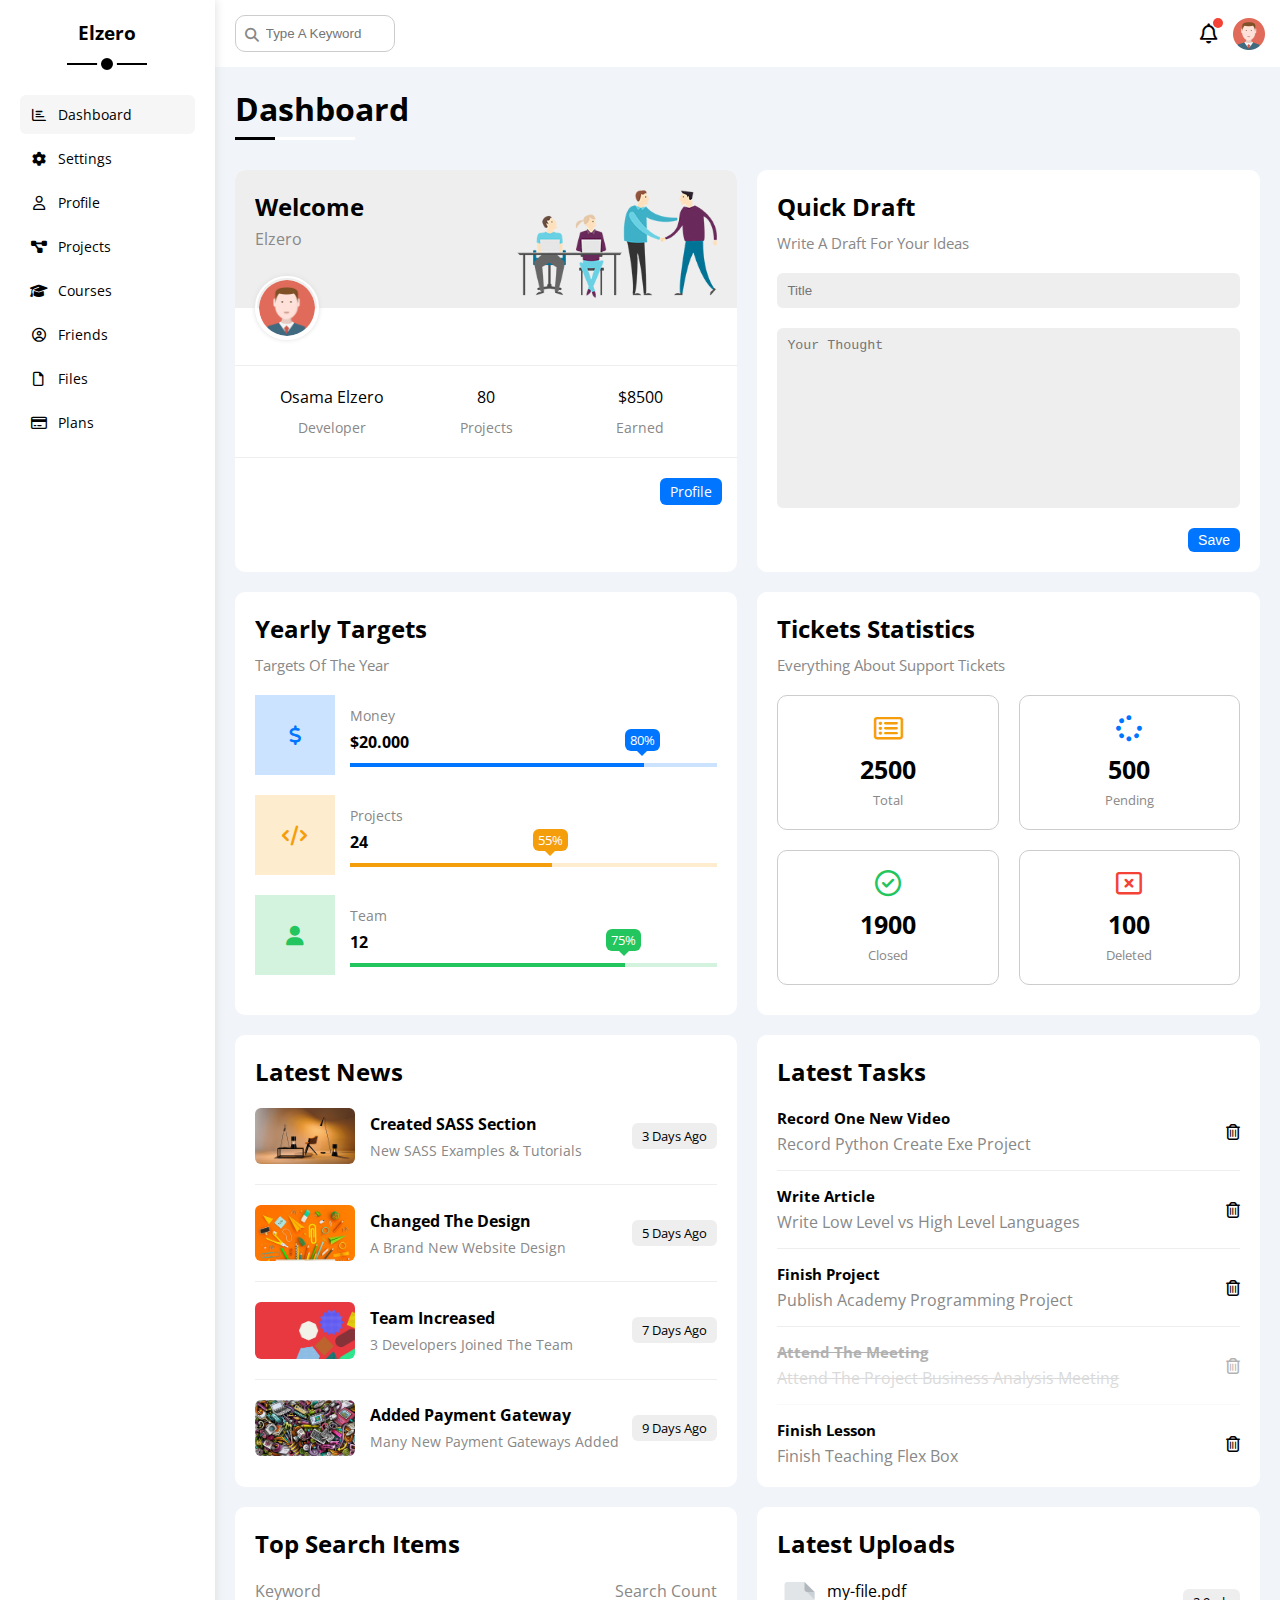
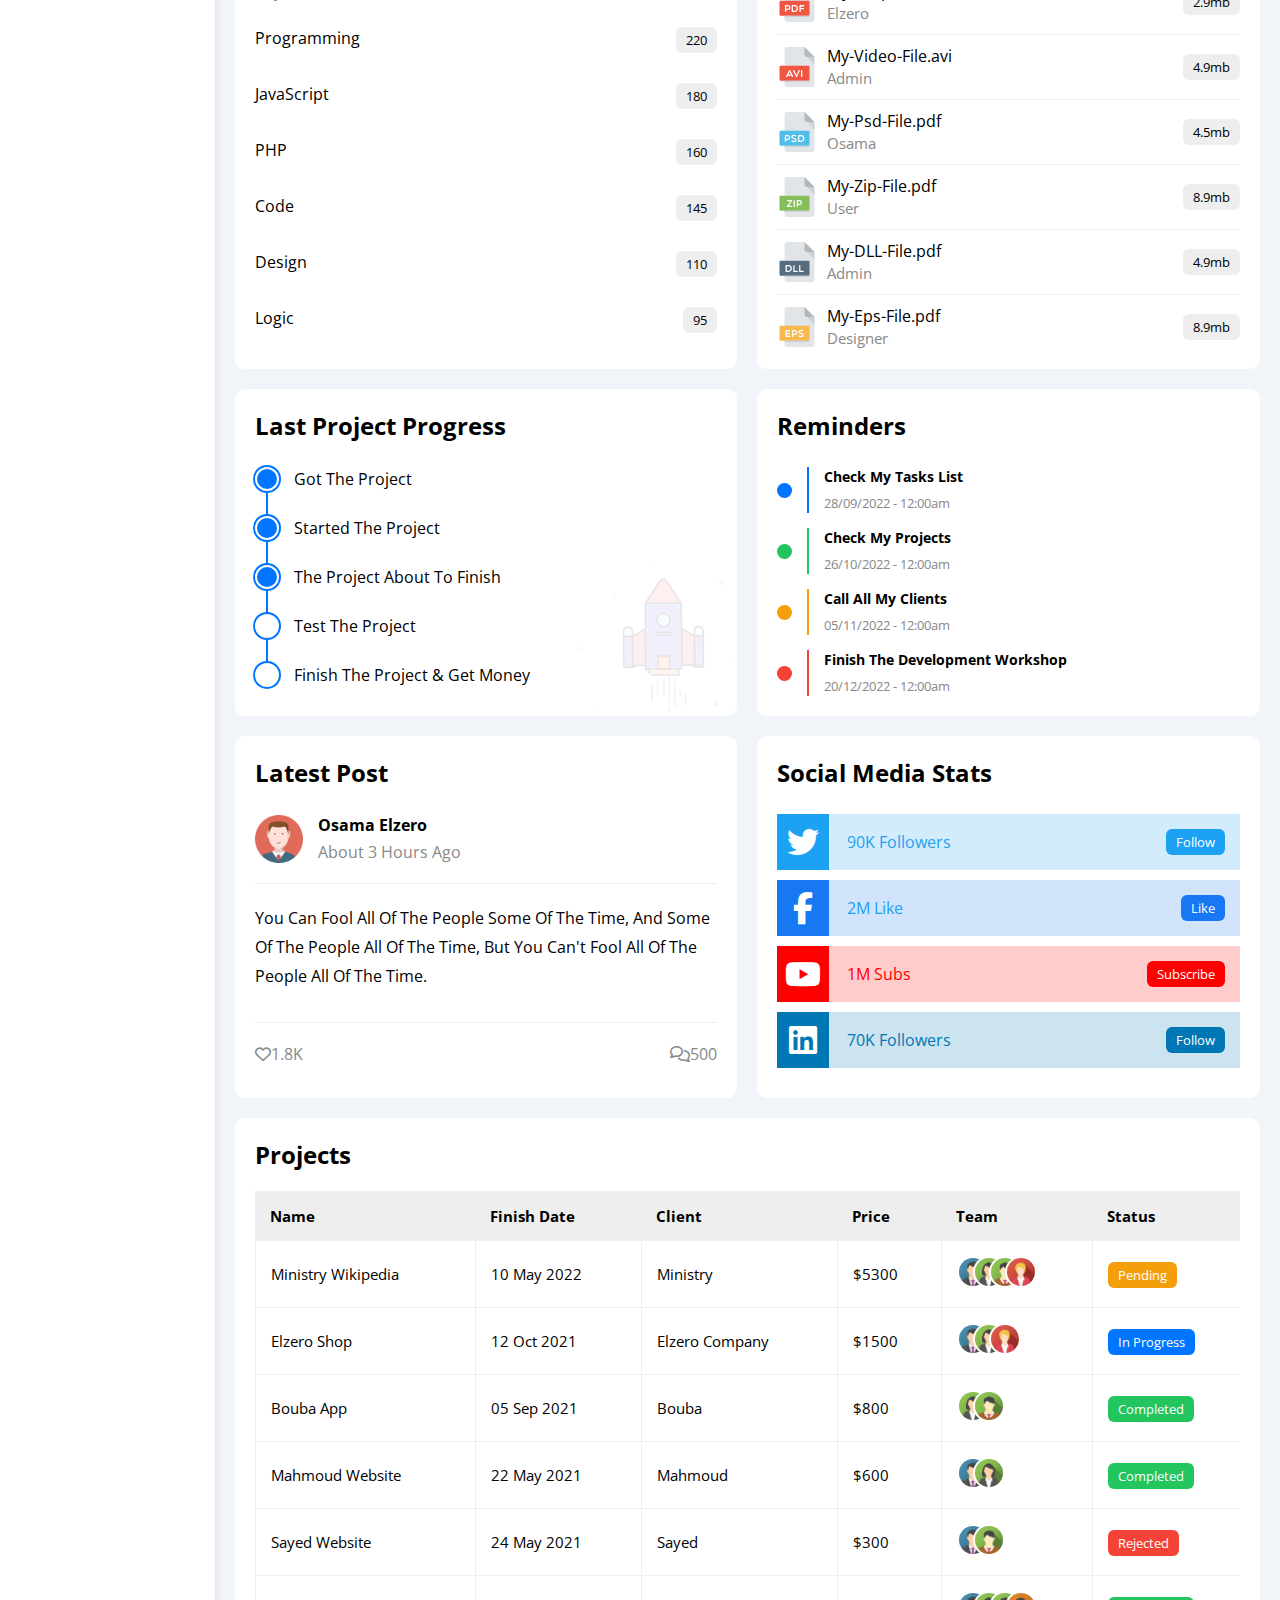
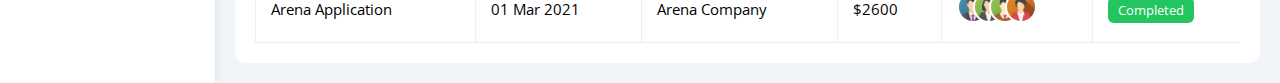
<file: index.html>
<!DOCTYPE html><html lang="en"><head><meta charset="UTF-8"><meta http-equiv="X-UA-Compatible" content="IE=edge"><meta name="viewport" content="width=device-width,initial-scale=1"><title>Dashboard</title><link rel="stylesheet" href="css/all.min.css"><link rel="stylesheet" href="css/framewofk.css"><link rel="stylesheet" href="css/main.css"><link rel="preconnect" href="https://fonts.googleapis.com"><link rel="preconnect" href="https://fonts.gstatic.com" crossorigin><link href="https://fonts.googleapis.com/css2?family=Open+Sans:wght@300;500&#038;display=swap" rel="stylesheet"></head><body><div class="page d-flex"><div class="sidebar bg-white p-20 p-relative"><h3 class="p-relative txt-c mt-0">Elzero</h3><ul><li><a class="active d-flex align-center fs-14 c-black rad-6 p-10" href="index.html"><i class="fa-regular fa-chart-bar fa-fw"></i><span>Dashboard</span></a></li><li><a class="d-flex align-center fs-14 c-black rad-6 p-10" href="settings.html"><i class="fa-solid fa-gear fa-fw"></i><span>Settings</span></a></li><li><a class="d-flex align-center fs-14 c-black rad-6 p-10" href="profile.html"><i class="fa-regular fa-user fa-fw"></i><span>Profile</span></a></li><li><a class="d-flex align-center fs-14 c-black rad-6 p-10" href="projects.html"><i class="fa-solid fa-diagram-project fa-fw"></i><span>Projects</span></a></li><li><a class="d-flex align-center fs-14 c-black rad-6 p-10" href="courses.html"><i class="fa-solid fa-graduation-cap fa-fw"></i><span>Courses</span></a></li><li><a class="d-flex align-center fs-14 c-black rad-6 p-10" href="friends.html"><i class="fa-regular fa-circle-user fa-fw"></i><span>Friends</span></a></li><li><a class="d-flex align-center fs-14 c-black rad-6 p-10" href="files.html"><i class="fa-regular fa-file fa-fw"></i><span>Files</span></a></li><li><a class="d-flex align-center fs-14 c-black rad-6 p-10" href="plans.html"><i class="fa-regular fa-credit-card fa-fw"></i><span>Plans</span></a></li></ul></div><div class="content w-full"><div class="head bg-white p-15 between-flex"><div class="search p-relative"><input class="p-10" type="search" placeholder="Type A Keyword"></div><div class="icons d-flex align-center"><span class="notification p-relative"><i class="fa-regular fa-bell fa-lg"></i></span><img decoding="async" src="imgs/avatar.png" alt=""></div></div><h1 class="p-relative">Dashboard</h1><div class="wrapper d-grid gap-20"><div class="welcome bg-white rad-10 txt-c-mobile block-mobile"><div class="intro p-20 d-flex space-between bg-eee"><div><h2 class="m-0">Welcome</h2><p class="c-grey mt-5">Elzero</p></div><img decoding="async" class="hide-mobile" src="imgs/welcome.png" alt=""></div><img decoding="async" src="imgs/avatar.png" alt="" class="avatar"><div class="body txt-c d-flex p-20 mt-20 mb-20 block-mobile"><div>Osama Elzero<span class="d-block c-grey fs-14 mt-10">Developer</span></div><div>80<span class="d-block c-grey fs-14 mt-10">Projects</span></div><div>$8500<span class="d-block c-grey fs-14 mt-10">Earned</span></div></div><a href="profile.html" class="visit d-block fs-14 bg-blue c-white w-fit btn-shape">Profile</a></div><div class="quick-draft p-20 bg-white rad-10"><h2 class="mt-0 mb-10">Quick Draft</h2><p class="mt-0 mb-20 c-grey fs-15">Write A Draft For Your Ideas</p><form><input class="d-block mb-20 w-full p-10 b-none bg-eee rad-6" type="text" placeholder="Title"><textarea class="d-block mb-20 w-full p-10 b-none bg-eee rad-6" placeholder="Your Thought"></textarea><input class="save d-block fs-14 bg-blue c-white b-none w-fit btn-shape" type="submit" value="Save"></form></div><div class="targets p-20 bg-white rad-10"><h2 class="mt-0 mb-10">Yearly Targets</h2><p class="mt-0 mb-20 c-grey fs-15">Targets Of The Year</p><div class="target-row mb-20 blue center-flex"><div class="icon center-flex"><i class="fa-solid fa-dollar-sign fa-lg c-blue"></i></div><div class="details"><span class="fs-14 c-grey">Money</span><span class="d-block mt-5 mb-10 fw-bold">$20.000</span><div class="progress p-relative"><span class="bg-blue blue" style="width:80%"><span class="bg-blue">80%</span></span></div></div></div><div class="target-row mb-20 center-flex orange"><div class="icon center-flex"><i class="fa-solid fa-code fa-lg c-orange"></i></div><div class="details"><span class="fs-14 c-grey">Projects</span><span class="d-block mt-5 mb-10 fw-bold">24</span><div class="progress p-relative"><span class="bg-orange orange" style="width:55%"><span class="bg-orange">55%</span></span></div></div></div><div class="target-row mb-20 center-flex green"><div class="icon center-flex"><i class="fa-solid fa-user fa-lg c-green"></i></div><div class="details"><span class="fs-14 c-grey">Team</span><span class="d-block mt-5 mb-10 fw-bold">12</span><div class="progress p-relative"><span class="bg-green green" style="width:75%"><span class="bg-green">75%</span></span></div></div></div></div><div class="tickets p-20 bg-white rad-10"><h2 class="mt-0 mb-10">Tickets Statistics</h2><p class="mt-0 mb-20 c-grey fs-15">Everything About Support Tickets</p><div class="d-flex txt-c gap-20 f-wrap"><div class="box p-20 rad-10 fs-13 c-grey"><i class="fa-regular fa-rectangle-list fa-2x mb-10 c-orange"></i><span class="d-block c-black fw-bold fs-25 mb-5">2500</span>Total</div><div class="box p-20 rad-10 fs-13 c-grey"><i class="fa-solid fa-spinner fa-2x mb-10 c-blue"></i><span class="d-block c-black fw-bold fs-25 mb-5">500</span>Pending</div><div class="box p-20 rad-10 fs-13 c-grey"><i class="fa-regular fa-circle-check fa-2x mb-10 c-green"></i><span class="d-block c-black fw-bold fs-25 mb-5">1900</span>Closed</div><div class="box p-20 rad-10 fs-13 c-grey"><i class="fa-regular fa-rectangle-xmark fa-2x mb-10 c-red"></i><span class="d-block c-black fw-bold fs-25 mb-5">100</span>Deleted</div></div></div><div class="latest-news p-20 bg-white rad-10 txt-c-mobile"><h2 class="mt-0 mb-20">Latest News</h2><div class="news-row d-flex align-center"><img decoding="async" src="imgs/news-01.png" alt=""><div class="info"><h3>Created SASS Section</h3><p class="m-0 fs-14 c-grey">New SASS Examples & Tutorials</p></div><div class="btn-shape bg-eee fs-13 label">3 Days Ago</div></div><div class="news-row d-flex align-center"><img decoding="async" src="imgs/news-02.png" alt=""><div class="info"><h3>Changed The Design</h3><p class="m-0 fs-14 c-grey">A Brand New Website Design</p></div><div class="btn-shape bg-eee fs-13 label">5 Days Ago</div></div><div class="news-row d-flex align-center"><img decoding="async" src="imgs/news-03.png" alt=""><div class="info"><h3>Team Increased</h3><p class="m-0 fs-14 c-grey">3 Developers Joined The Team</p></div><div class="btn-shape bg-eee fs-13 label">7 Days Ago</div></div><div class="news-row d-flex align-center"><img decoding="async" src="imgs/news-04.png" alt=""><div class="info"><h3>Added Payment Gateway</h3><p class="m-0 fs-14 c-grey">Many New Payment Gateways Added</p></div><div class="btn-shape bg-eee fs-13 label">9 Days Ago</div></div></div><div class="tasks p-20 bg-white rad-10"><h2 class="mt-0 mb-20">Latest Tasks</h2><div class="task-row between-flex"><div class="info"><h3 class="mt-0 mb-5 fs-15">Record One New Video</h3><p class="m-0 c-grey">Record Python Create Exe Project</p></div><i class="fa-regular fa-trash-can delete"></i></div><div class="task-row between-flex"><div class="info"><h3 class="mt-0 mb-5 fs-15">Write Article</h3><p class="m-0 c-grey">Write Low Level vs High Level Languages</p></div><i class="fa-regular fa-trash-can delete"></i></div><div class="task-row between-flex"><div class="info"><h3 class="mt-0 mb-5 fs-15">Finish Project</h3><p class="m-0 c-grey">Publish Academy Programming Project</p></div><i class="fa-regular fa-trash-can delete"></i></div><div class="task-row between-flex done"><div class="info"><h3 class="mt-0 mb-5 fs-15">Attend The Meeting</h3><p class="m-0 c-grey">Attend The Project Business Analysis Meeting</p></div><i class="fa-regular fa-trash-can delete"></i></div><div class="task-row between-flex"><div class="info"><h3 class="mt-0 mb-5 fs-15">Finish Lesson</h3><p class="m-0 c-grey">Finish Teaching Flex Box</p></div><i class="fa-regular fa-trash-can delete"></i></div></div><div class="search-items p-20 bg-white rad-10"><h2 class="mt-0 mb-20">Top Search Items</h2><div class="items-head d-flex space-between c-grey mb-10"><div>Keyword</div><div>Search Count</div></div><div class="items d-flex space-between pt-15 pb-15"><span>Programming</span><span class="bg-eee fs-13 btn-shape">220</span></div><div class="items d-flex space-between pt-15 pb-15"><span>JavaScript</span><span class="bg-eee btn-shape fs-13">180</span></div><div class="items d-flex space-between pt-15 pb-15"><span>PHP</span><span class="bg-eee btn-shape fs-13">160</span></div><div class="items d-flex space-between pt-15 pb-15"><span>Code</span><span class="bg-eee btn-shape fs-13">145</span></div><div class="items d-flex space-between pt-15 pb-15"><span>Design</span><span class="bg-eee btn-shape fs-13">110</span></div><div class="items d-flex space-between pt-15 pb-15"><span>Logic</span><span class="bg-eee btn-shape fs-13">95</span></div></div><div class="latest-uploads p-20 bg-white rad-10"><h2 class="mt-0 mb-20">Latest Uploads</h2><ul class="m-0"><li class="between-flex pb-10 mb-10"><div class="d-flex align-center"><img decoding="async" class="mr-10" src="imgs/pdf.svg" alt=""><div><span class="d-block">my-file.pdf</span><span class="fs-15 c-grey">Elzero</span></div></div><div class="bg-eee btn-shape fs-13">2.9mb</div></li><li class="between-flex pb-10 mb-10"><div class="d-flex align-center"><img decoding="async" class="mr-10" src="imgs/avi.svg" alt=""><div><span class="d-block">My-Video-File.avi</span><span class="fs-15 c-grey">Admin</span></div></div><div class="bg-eee btn-shape fs-13">4.9mb</div></li><li class="between-flex pb-10 mb-10"><div class="d-flex align-center"><img decoding="async" class="mr-10" src="imgs/psd.svg" alt=""><div><span class="d-block">My-Psd-File.pdf</span><span class="fs-15 c-grey">Osama</span></div></div><div class="bg-eee btn-shape fs-13">4.5mb</div></li><li class="between-flex pb-10 mb-10"><div class="d-flex align-center"><img decoding="async" class="mr-10" src="imgs/zip.svg" alt=""><div><span class="d-block">My-Zip-File.pdf</span><span class="fs-15 c-grey">User</span></div></div><div class="bg-eee btn-shape fs-13">8.9mb</div></li><li class="between-flex pb-10 mb-10"><div class="d-flex align-center"><img decoding="async" class="mr-10" src="imgs/dll.svg" alt=""><div><span class="d-block">My-DLL-File.pdf</span><span class="fs-15 c-grey">Admin</span></div></div><div class="bg-eee btn-shape fs-13">4.9mb</div></li><li class="between-flex"><div class="d-flex align-center"><img decoding="async" class="mr-10" src="imgs/eps.svg" alt=""><div><span class="d-block">My-Eps-File.pdf</span><span class="fs-15 c-grey">Designer</span></div></div><div class="bg-eee btn-shape fs-13">8.9mb</div></li></ul></div><div class="last-project p-20 bg-white rad-10 p-relative"><h2 class="mt-0 mb-20">Last Project Progress</h2><ul class="m-0 p-relative"><li class="mt-25 d-flex align-center done">Got The Project</li><li class="mt-25 d-flex align-center done">Started The Project</li><li class="mt-25 d-flex align-center done">The Project About To Finish</li><li class="mt-25 d-flex align-center current">Test The Project</li><li class="mt-25 d-flex align-center">Finish The Project & Get Money</li></ul><img decoding="async" class="launch-icon hide-mobile" src="imgs/project.png" alt=""></div><div class="reminders p-20 bg-white rad-10 p-relative"><h2 class="mt-0 mb-25">Reminders</h2><ul class="m-0"><li class="d-flex align-center mt-15"><span class="key bg-blue mr-15 d-block rad-half"></span><div class="pl-15 blue"><p class="fs-14 fw-bold mt-0 mb-5">Check My Tasks List</p><span class="fs-13 c-grey">28/09/2022 - 12:00am</span></div></li><li class="d-flex align-center mt-15"><span class="key bg-green mr-15 d-block rad-half"></span><div class="pl-15 green"><p class="fs-14 fw-bold mt-0 mb-5">Check My Projects</p><span class="fs-13 c-grey">26/10/2022 - 12:00am</span></div></li><li class="d-flex align-center mt-15"><span class="key bg-orange mr-15 d-block rad-half"></span><div class="pl-15 orange"><p class="fs-14 fw-bold mt-0 mb-5">Call All My Clients</p><span class="fs-13 c-grey">05/11/2022 - 12:00am</span></div></li><li class="d-flex align-center mt-15"><span class="key bg-red mr-15 d-block rad-half"></span><div class="pl-15 red"><p class="fs-14 fw-bold mt-0 mb-5">Finish The Development Workshop</p><span class="fs-13 c-grey">20/12/2022 - 12:00am</span></div></li></ul></div><div class="latest-post p-20 bg-white rad-10 p-relative"><h2 class="mt-0 mb-25">Latest Post</h2><div class="top d-flex align-center"><img decoding="async" class="avatar mr-15" src="imgs/avatar.png" alt=""><div class="info"><span class="d-block mb-5 fw-bold">Osama Elzero</span><span class="c-grey">About 3 Hours Ago</span></div></div><div class="post-content txt-c-mobile pt-20 pb-20 mt-20 mb-20">You can fool all of the people some of the time, and some of the people all of the time, but you can't fool all of the people all of the time.</div><div class="post-stats between-flex c-grey"><div><i class="fa-regular fa-heart"></i><span>1.8K</span></div><div><i class="fa-regular fa-comments"></i><span>500</span></div></div></div><div class="social-media p-20 bg-white rad-10 p-relative"><h2 class="mt-0 mb-25">Social Media Stats</h2><div class="box twitter p-15 p-relative mb-10 between-flex"><i class="fa-brands fa-twitter fa-2x c-white h-full center-flex"></i><span>90K Followers</span><a class="fs-13 c-white btn-shape" href="#">Follow</a></div><div class="box facebook p-15 p-relative mb-10 between-flex"><i class="fa-brands fa-facebook-f fa-2x c-white h-full center-flex"></i><span>2M Like</span><a class="fs-13 c-white btn-shape" href="#">Like</a></div><div class="box youtube p-15 p-relative mb-10 between-flex"><i class="fa-brands fa-youtube fa-2x c-white h-full center-flex"></i><span>1M Subs</span><a class="fs-13 c-white btn-shape" href="#">Subscribe</a></div><div class="box linkedin p-15 p-relative mb-10 between-flex"><i class="fa-brands fa-linkedin fa-2x c-white h-full center-flex"></i><span>70K Followers</span><a class="fs-13 c-white btn-shape" href="#">Follow</a></div></div></div><div class="projects p-20 bg-white rad-10 m-20"><h2 class="mt-0 mb-20">Projects</h2><div class="responsive-table"><table class="fs-15 w-full"><thead><tr><td>Name</td><td>Finish Date</td><td>Client</td><td>Price</td><td>Team</td><td>Status</td></tr></thead><tbody><tr><td>Ministry Wikipedia</td><td>10 May 2022</td><td>Ministry</td><td>$5300</td><td><img decoding="async" src="imgs/team-01.png" alt=""> <img decoding="async" src="imgs/team-02.png" alt=""> <img decoding="async" src="imgs/team-03.png" alt=""> <img decoding="async" src="imgs/team-05.png" alt=""></td><td><span class="label btn-shape bg-orange c-white">Pending</span></td></tr><tr><td>Elzero Shop</td><td>12 Oct 2021</td><td>Elzero Company</td><td>$1500</td><td><img decoding="async" src="imgs/team-01.png" alt=""> <img decoding="async" src="imgs/team-02.png" alt=""> <img decoding="async" src="imgs/team-05.png" alt=""></td><td><span class="label btn-shape bg-blue c-white">In Progress</span></td></tr><tr><td>Bouba App</td><td>05 Sep 2021</td><td>Bouba</td><td>$800</td><td><img decoding="async" src="imgs/team-02.png" alt=""> <img decoding="async" src="imgs/team-03.png" alt=""></td><td><span class="label btn-shape bg-green c-white">Completed</span></td></tr><tr><td>Mahmoud Website</td><td>22 May 2021</td><td>Mahmoud</td><td>$600</td><td><img decoding="async" src="imgs/team-01.png" alt=""> <img decoding="async" src="imgs/team-02.png" alt=""></td><td><span class="label btn-shape bg-green c-white">Completed</span></td></tr><tr><td>Sayed Website</td><td>24 May 2021</td><td>Sayed</td><td>$300</td><td><img decoding="async" src="imgs/team-01.png" alt=""> <img decoding="async" src="imgs/team-03.png" alt=""></td><td><span class="label btn-shape bg-red c-white">Rejected</span></td></tr><tr><td>Arena Application</td><td>01 Mar 2021</td><td>Arena Company</td><td>$2600</td><td><img decoding="async" src="imgs/team-01.png" alt=""> <img decoding="async" src="imgs/team-02.png" alt=""> <img decoding="async" src="imgs/team-03.png" alt=""> <img decoding="async" src="imgs/team-04.png" alt=""></td><td><span class="label btn-shape bg-green c-white">Completed</span></td></tr></tbody></table></div></div></div></div></body></html>
</file>
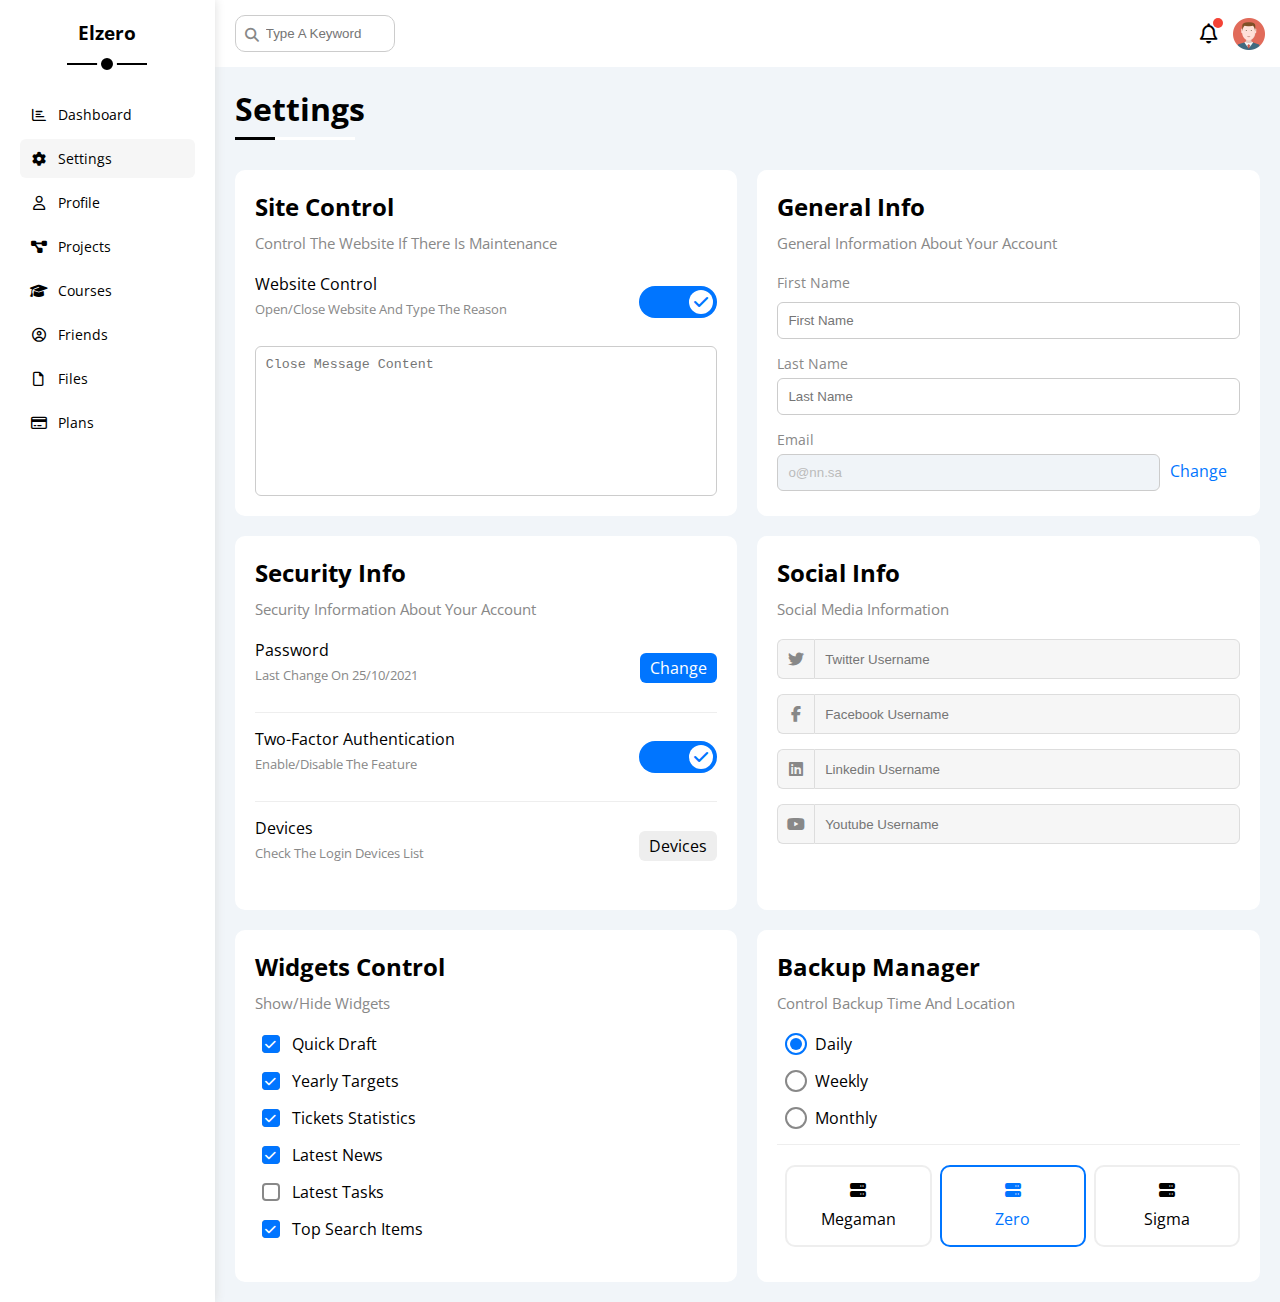
<file: settings.html>
<!DOCTYPE html><html lang="en"><head><meta charset="UTF-8"><meta name="viewport" content="width=device-width,initial-scale=1"><link rel="stylesheet" href="css/all.min.css"><link rel="stylesheet" href="css/framewofk.css"><link rel="stylesheet" href="css/main.css"><link rel="preconnect" href="https://fonts.googleapis.com"><link rel="preconnect" href="https://fonts.gstatic.com" crossorigin><link href="https://fonts.googleapis.com/css2?family=Open+Sans:wght@300;500&#038;display=swap" rel="stylesheet"></head><body><div class="page d-flex"><div class="sidebar bg-white p-20 p-relative"><h3 class="p-relative txt-c mt-0">Elzero</h3><ul><li><a class="d-flex align-center fs-14 c-black rad-6 p-10" href="index.html"><i class="fa-regular fa-chart-bar fa-fw"></i><span>Dashboard</span></a></li><li><a class="active d-flex align-center fs-14 c-black rad-6 p-10" href="settings.html"><i class="fa-solid fa-gear fa-fw"></i><span>Settings</span></a></li><li><a class="d-flex align-center fs-14 c-black rad-6 p-10" href="profile.html"><i class="fa-regular fa-user fa-fw"></i><span>Profile</span></a></li><li><a class="d-flex align-center fs-14 c-black rad-6 p-10" href="projects.html"><i class="fa-solid fa-diagram-project fa-fw"></i><span>Projects</span></a></li><li><a class="d-flex align-center fs-14 c-black rad-6 p-10" href="courses.html"><i class="fa-solid fa-graduation-cap fa-fw"></i><span>Courses</span></a></li><li><a class="d-flex align-center fs-14 c-black rad-6 p-10" href="friends.html"><i class="fa-regular fa-circle-user fa-fw"></i><span>Friends</span></a></li><li><a class="d-flex align-center fs-14 c-black rad-6 p-10" href="files.html"><i class="fa-regular fa-file fa-fw"></i><span>Files</span></a></li><li><a class="d-flex align-center fs-14 c-black rad-6 p-10" href="plans.html"><i class="fa-regular fa-credit-card fa-fw"></i><span>Plans</span></a></li></ul></div><div class="content w-full"><div class="head bg-white p-15 between-flex"><div class="search p-relative"><input class="p-10" type="search" placeholder="Type A Keyword"></div><div class="icons d-flex align-center"><span class="notification p-relative"><i class="fa-regular fa-bell fa-lg"></i></span><img decoding="async" src="imgs/avatar.png" alt=""></div></div><h1 class="p-relative">Settings</h1><div class="settings-page m-20 d-grid gap-20"><div class="p-20 bg-white rad-10"><h2 class="mt-0 mb-10">Site Control</h2><p class="mt-0 mb-20 c-grey fs-15">Control The Website If There Is Maintenance</p><div class="mb-15 between-flex"><div><span>Website Control</span><p class="c-grey mt-5 mb-0 fs-13">Open/Close Website And Type The Reason</p></div><div><label><input class="toggle-checkbox" type="checkbox" checked="checked"><div class="toggle-switch"></div></label></div></div><textarea class="close-message p-10 rad-6 d-block w-full" placeholder="Close Message Content"></textarea></div><div class="p-20 bg-white rad-10"><h2 class="mt-0 mb-10">General Info</h2><p class="mt-0 mb-20 c-grey fs-15">General Information About Your Account</p><div class="mb-15"><label class="fs-14 c-grey d-block mb-10" for="first">First Name</label><input class="b-none border-ccc p-10 rad-6 d-block w-full" type="text" id="first" placeholder="First Name"></div><div class="mb-15"><label class="fs-14 c-grey d-block mb-5" for="last">Last Name</label><input class="b-none border-ccc p-10 rad-6 d-block w-full" id="last" type="text" placeholder="Last Name"></div><div><label class="fs-14 c-grey d-block mb-5" for="email">Email</label><input class="email b-none border-ccc p-10 rad-6 w-full mr-10" id="email" type="email" value="o@nn.sa" disabled="disabled"><a class="c-blue" href="#">Change</a></div></div><div class="p-20 bg-white rad-10"><h2 class="mt-0 mb-10">Security Info</h2><p class="mt-0 mb-20 c-grey fs-15">Security Information About Your Account</p><div class="sec-box mb-15 between-flex"><div><span>Password</span><p class="c-grey mt-5 mb-0 fs-13">Last Change On 25/10/2021</p></div><a class="button bg-blue c-white btn-shape" href="#">Change</a></div><div class="sec-box mb-15 between-flex"><div><span>Two-Factor Authentication</span><p class="c-grey mt-5 mb-0 fs-13">Enable/Disable The Feature</p></div><label><input class="toggle-checkbox" type="checkbox" checked="checked"><div class="toggle-switch"></div></label></div><div class="sec-box between-flex"><div><span>Devices</span><p class="c-grey mt-5 mb-0 fs-13">Check The Login Devices List</p></div><a class="bg-eee c-black btn-shape" href="#">Devices</a></div></div><div class="social-boxes p-20 bg-white rad-10"><h2 class="mt-0 mb-10">Social Info</h2><p class="mt-0 mb-20 c-grey fs-15">Social Media Information</p><div class="d-flex align-center mb-15"><i class="fa-brands fa-twitter center-flex c-grey"></i><input class="w-full" type="text" placeholder="Twitter Username"></div><div class="d-flex align-center mb-15"><i class="fa-brands fa-facebook-f center-flex c-grey"></i><input class="w-full" type="text" placeholder="Facebook Username"></div><div class="d-flex align-center mb-15"><i class="fa-brands fa-linkedin center-flex c-grey"></i><input class="w-full" type="text" placeholder="Linkedin Username"></div><div class="d-flex align-center"><i class="fa-brands fa-youtube center-flex c-grey"></i><input class="w-full" type="text" placeholder="Youtube Username"></div></div><div class="widgets-control p-20 bg-white rad-10"><h2 class="mt-0 mb-10">Widgets Control</h2><p class="mt-0 mb-20 c-grey fs-15">Show/Hide Widgets</p><div class="control d-flex align-center mb-15"><input type="checkbox" id="one" checked="checked"><label for="one">Quick Draft</label></div><div class="control d-flex align-center mb-15"><input type="checkbox" id="two" checked="checked"><label for="two">Yearly Targets</label></div><div class="control d-flex align-center mb-15"><input type="checkbox" id="three" checked="checked"><label for="three">Tickets Statistics</label></div><div class="control d-flex align-center mb-15"><input type="checkbox" id="four" checked="checked"><label for="four">Latest News</label></div><div class="control d-flex align-center mb-15"><input type="checkbox" id="five"><label for="five">Latest Tasks</label></div><div class="control d-flex align-center mb-15"><input type="checkbox" id="six" checked="checked"><label for="six">Top Search Items</label></div></div><div class="backup-control p-20 bg-white rad-10"><h2 class="mt-0 mb-10">Backup Manager</h2><p class="mt-0 mb-20 c-grey fs-15">Control Backup Time And Location</p><div class="date d-flex align-center mb-15"><input type="radio" name="time" id="daily" checked="checked"><label for="daily">Daily</label></div><div class="date d-flex align-center mb-15"><input type="radio" name="time" id="weekly"><label for="weekly">Weekly</label></div><div class="date d-flex align-center mb-15"><input type="radio" name="time" id="monthly"><label for="monthly">Monthly</label></div><div class="servers d-flex align-center txt-c"><input type="radio" name="servers" id="server-one"><div class="server mb-15 rad-10 w-full"><label class="d-block m-15" for="server-one"><i class="fa-solid fa-server d-block mb-10"></i>Megaman</label></div><input type="radio" name="servers" id="server-two" checked="checked"><div class="server mb-15 rad-10 w-full"><label class="d-block m-15" for="server-two"><i class="fa-solid fa-server d-block mb-10"></i>Zero</label></div><input type="radio" name="servers" id="server-three"><div class="server mb-15 rad-10 w-full"><label class="d-block m-15" for="server-three"><i class="fa-solid fa-server d-block mb-10"></i>Sigma</label></div></div></div></div></div></div></body></html>
</file>
<file: css/framewofk.css>
:root{--blue-color: #0075ff;--blue-alt-color: #0d69d5;--orange-color: #f59e0b;--green-color: #22c55e;--red-color: #f44336;--grey-color: #888}.d-flex{display: flex}.f-wrap{flex-wrap: wrap}.align-center{align-items: center}.space-between{justify-content: space-between}.d-grid{display: grid}.gap-20{gap: 20px}.d-block{display: block}@media (max-width: 767px){.block-mobile{display: block}.hide-mobile{display: none}}.p-10{padding: 10px}.p-15{padding: 15px}.p-20{padding: 20px}.pt-10{padding-top: 10px}.pt-15{padding-top: 15px}.pt-20{padding-top: 20px}.pb-10{padding-bottom: 10px}.pb-15{padding-bottom: 15px}.pb-20{padding-bottom: 20px}.pl-15{padding-left: 15px}.m-0{margin: 0}.m-15{margin: 15px}.m-20{margin: 20px}.mt-0{margin-top: 0}.mt-5{margin-top: 5px}.mt-10{margin-top: 10px}.mt-15{margin-top: 15px}.mt-20{margin-top: 20px}.mt-25{margin-top: 25px}.mr-10{margin-right: 10px}.mr-15{margin-right: 15px}.mb-5{margin-bottom: 5px}.mb-10{margin-bottom: 10px}.mb-15{margin-bottom: 15px}.mb-20{margin-bottom: 20px}.mb-25{margin-bottom: 25px}.c-black{color: black}.c-white{color: white}.c-grey{color: var(--grey-color)}.c-red{color: var(--red-color)}.c-green{color: var(--green-color)}.c-blue{color: var(--blue-color)}.c-orange{color: var(--orange-color)}.bg-red{background-color: var(--red-color)}.bg-green{background-color: var(--green-color)}.bg-blue{background-color: var(--blue-color)}.bg-orange{background-color: var(--orange-color)}.bg-white{background-color: white}.bg-eee{background-color: #eee}.p-relative{position: relative}.p-absolute{position: absolute}.txt-c{text-align: center}.fs-13{font-size: 13px}.fs-14{font-size: 14px}.fs-15{font-size: 15px}.fs-25{font-size: 25px}.fw-bold{font-weight: bold}@media (max-width: 767px){.txt-c-mobile{text-align: center}}.rad-6{border-radius: 6px}.rad-10{border-radius: 10px}.rad-half{border-radius: 50%}.b-none{border: none}.border-ccc{border: 1px solid #ccc}.border-eee{border: 1px solid #eee}.w-full{width: 100%}.w-100{width: 100px}.w-fit{width: fit-content}.h-full{height: 100%}.h-100{height: 100px}.center-flex{display: flex;align-items: center;justify-content: center}.between-flex{display: flex;align-items: center;justify-content: space-between}.btn-shape{padding: 4px 10px;border-radius: 6px}
</file>
<file: css/main.css>
:root {
  --blue-color: #0075ff;
  --blue-alt-color: #0d69d5;
  --orange-color: #f59e0b;
  --green-color: #22c55e;
  --red-color: #f44336;
  --grey-color: #888;
}
* {
  box-sizing: border-box;
}
body {
  font-family: "Open Sans", sans-serif;
  margin: 0;
}
*:focus {
  outline: none;
}
a {
  text-decoration: none;
}
ul {
  list-style: none;
  padding: 0;
}
::-webkit-scrollbar {
  width: 15px;
}
::-webkit-scrollbar-track {
  background-color: white;
}
::-webkit-scrollbar-thumb {
  background-color: var(--blue-color);
}
::-webkit-scrollbar-thumb:hover {
  background-color: var(--blue-alt-color);
}
.page {
  background-color: #f1f5f9;
  min-height: 100vh;
}
/* Start Sidebar */
.sidebar {
  width: 250px;
  box-shadow: 0 0 10px #ddd;
}
.sidebar > h3 {
  margin-bottom: 50px;
}
.sidebar > h3::before,
.sidebar > h3::after {
  content: "";
  background-color: black;
  transform: translateX(-50%);
  position: absolute;
  left: 50%;
}
.sidebar > h3::before {
  width: 80px;
  height: 2px;
  bottom: -20px;
}
.sidebar > h3::after {
  bottom: -29px;
  width: 12px;
  height: 12px;
  border-radius: 50%;
  border: 4px solid white;
}
.sidebar ul li a {
  transition: 0.3s;
  margin-bottom: 5px;
}
.sidebar ul li a:hover,
.sidebar ul li a.active {
  background-color: #f6f6f6;
}
.sidebar ul li a span {
  font-size: 14px;
  margin-left: 10px;
}
@media (max-width: 767px) {
  .sidebar {
    width: 58px;
    padding: 10px;
  }
  .sidebar > h3 {
    font-size: 13px;
    margin-bottom: 15px;
  }
  .sidebar > h3::before,
  .sidebar > h3::after {
    display: none;
  }
  .sidebar ul li a span {
    display: none;
  }
}
/* End Sidebar */
/* Start Content */
.content {
  overflow: hidden;
}
.head .search::before {
  font-family: var(--fa-style-family-classic);
  content: "\f002";
  font-weight: 900;
  position: absolute;
  left: 15px;
  top: 50%;
  transform: translateY(-50%);
  font-size: 14px;
  color: var(--grey-color);
}
.head .search input {
  border: 1px solid #ccc;
  border-radius: 10px;
  margin-left: 5px;
  padding-left: 30px;
  width: 160px;
  transition: width 0.3s;
}
.head .search input:focus {
  width: 200px;
}
.head .search input:focus::placeholder {
  opacity: 0;
}
.head .icons .notification::before {
  content: "";
  position: absolute;
  width: 10px;
  height: 10px;
  background-color: var(--red-color);
  border-radius: 50%;
  right: -5px;
  top: -5px;
}
.head .icons img {
  width: 32px;
  height: 32px;
  margin-left: 15px;
}
.page h1 {
  margin: 20px 20px 40px;
}
.page h1::before,
.page h1::after {
  content: "";
  height: 3px;
  position: absolute;
  bottom: -10px;
  left: 0;
}
.page h1::before {
  background-color: white;
  width: 120px;
}
.page h1::after {
  background-color: black;
  width: 40px;
}
.wrapper {
  grid-template-columns: repeat(auto-fill, minmax(450px, 1fr));
  margin-left: 20px;
  margin-right: 20px;
  margin-bottom: 20px;
}
@media (max-width: 767px) {
  .wrapper {
    grid-template-columns: minmax(200px, 1fr);
    margin-left: 10px;
    margin-right: 10px;
    gap: 10px;
  }
}
/* End Content */
/* Start Welcome Widget */
.welcome {
  overflow: hidden;
}
.welcome .intro img {
  width: 200px;
  margin-bottom: -10px;
}
.welcome .avatar {
  width: 64px;
  height: 64px;
  border: 2px solid white;
  border-radius: 50%;
  padding: 2px;
  box-shadow: 0 0 5px #ddd;
  margin-left: 20px;
  margin-top: -32px;
}
.welcome .body {
  border-top: 1px solid #eee;
  border-bottom: 1px solid #eee;
}
.welcome .body > div {
  flex: 1;
}
.welcome .visit {
  margin: 0 15px 15px auto;
  transition: 0.3s;
}
.welcome .visit:hover {
  background-color: var(--blue-alt-color);
}
@media (max-width: 767px) {
  .welcome .intro {
    padding-bottom: 30px;
  }
  .welcome .avatar {
    margin-left: 0;
  }
  .welcome .body > div:not(:last-child) {
    margin-bottom: 20px;
  }
}
/* End Welcome Widget */
/* Start Quick Draft Widget */
.quick-draft textarea {
  resize: none;
  min-height: 180px;
}
.quick-draft .save {
  margin-left: auto;
  transition: 0.3s;
  cursor: pointer;
}
.quick-draft .save:hover {
  background-color: var(--blue-alt-color);
}
/* End Quick Draft Widget */
/* Start Targets */
.targets .target-row .icon {
  width: 80px;
  height: 80px;
  margin-right: 15px;
}
.targets .details {
  flex: 1;
}
.targets .details .progress {
  height: 4px;
}
.targets .details .progress > span {
  position: absolute;
  left: 0;
  top: 0;
  height: 100%;
}
.targets .details .progress > span span {
  position: absolute;
  bottom: 16px;
  right: -16px;
  color: white;
  padding: 2px 5px;
  border-radius: 6px;
  font-size: 13px;
}
.targets .details .progress > span span::after {
  content: "";
  border-color: transparent;
  border-width: 5px;
  border-style: solid;
  position: absolute;
  bottom: -10px;
  left: 50%;
  transform: translateX(-50%);
}
.targets .details .progress > .blue span::after {
  border-top-color: var(--blue-color);
}
.targets .details .progress > .orange span::after {
  border-top-color: var(--orange-color);
}
.targets .details .progress > .green span::after {
  border-top-color: var(--green-color);
}
.blue .icon,
.blue .progress {
  background-color: rgb(0 117 255 / 20%);
}
.orange .icon,
.orange .progress {
  background-color: rgb(245 158 11 / 20%);
}
.green .icon,
.green .progress {
  background-color: rgb(34 197 94 / 20%);
}
/* End Targets */
/* Start Tickets */
.tickets .box {
  border: 1px solid #ccc;
  width: calc(50% - 10px);
}
@media (max-width: 767px) {
  .tickets .box {
    width: 100%;
  }
}
/* End Tickets */
/* Start Latest News */
.latest-news .news-row:not(:last-of-type) {
  margin-bottom: 20px;
  padding-bottom: 20px;
  border-bottom: 1px solid #eee;
}
.latest-news .news-row img {
  width: 100px;
  border-radius: 6px;
  margin-right: 15px;
}
.latest-news .info {
  flex-grow: 1;
}
.latest-news .info h3 {
  margin: 0 0 6px;
  font-size: 16px;
}
@media (max-width: 767px) {
  .latest-news .news-row {
    display: block;
  }
  .latest-news .news-row .label {
    margin: 10px auto;
    width: fit-content;
  }
}
/* End Latest News */
/* Start Tasks */
.tasks .task-row:not(:last-of-type) {
  margin-bottom: 15px;
  padding-bottom: 15px;
  border-bottom: 1px solid #eee;
}
.tasks .info {
  flex-grow: 1;
}
.tasks .done {
  opacity: 0.3;
}
.tasks .done h3,
.tasks .done p {
  text-decoration: line-through;
}
.tasks .delete {
  cursor: pointer;
  transition: 0.3s;
}
.tasks .delete:hover {
  color: var(--red-color);
}
/* End Tasks */
/* Start Latest Uploads */
.latest-uploads ul li:not(:last-child) {
  border-bottom: 1px solid #eee;
}
.latest-uploads ul li img {
  width: 40px;
  height: 40px;
}
/* End Latest Uploads */
/* Start Last Project */
.last-project ul::before {
  content: "";
  position: absolute;
  left: 11px;
  width: 2px;
  height: 100%;
  background-color: var(--blue-color);
}
.last-project ul li::before {
  content: "";
  width: 20px;
  height: 20px;
  display: block;
  border-radius: 50%;
  background-color: white;
  border: 2px solid white;
  outline: 2px solid var(--blue-color);
  margin-right: 15px;
  z-index: 1;
}
.last-project ul li.done::before {
  background-color: var(--blue-color);
}
.last-project ul li.current::before {
  animation: change-color 0.8s infinite alternate;
}
.last-project .launch-icon {
  position: absolute;
  width: 160px;
  right: 0;
  bottom: 0;
  opacity: 0.1;
}
/* End Last Project */
/* Start Reminders */
.reminders ul li .key {
  width: 15px;
  height: 15px;
}
.reminders ul li > .blue {
  border-left: 2px solid var(--blue-color);
}
.reminders ul li > .green {
  border-left: 2px solid var(--green-color);
}
.reminders ul li > .orange {
  border-left: 2px solid var(--orange-color);
}
.reminders ul li > .red {
  border-left: 2px solid var(--red-color);
}
/* End Reminders */
/* Start Latest Post */
.latest-post .avatar {
  width: 48px;
  height: 48px;
}
.latest-post .post-content {
  text-transform: capitalize;
  line-height: 1.8;
  border-top: 1px solid #eee;
  border-bottom: 1px solid #eee;
  min-height: 140px;
}
/* End Latest Post */
/* Start Social Media */
.social-media .box {
  padding-left: 70px;
}
.social-media .box i {
  position: absolute;
  left: 0;
  top: 0;
  width: 52px;
  transition: 0.3s;
}
.social-media .box i:hover {
  transform: rotate(5deg);
}
.social-media .twitter {
  background-color: rgb(29 161 242 / 20%);
  color: #1da1f2;
}
.social-media .twitter i,
.social-media .twitter a {
  background-color: #1da1f2;
}
.social-media .facebook {
  background-color: rgb(24 119 242 / 20%);
  color: #1da1f2;
}
.social-media .facebook i,
.social-media .facebook a {
  background-color: #1877f2;
}
.social-media .youtube {
  background-color: rgb(255 0 0 / 20%);
  color: #ff0000;
}
.social-media .youtube i,
.social-media .youtube a {
  background-color: #ff0000;
}
.social-media .linkedin {
  background-color: rgb(0 119 181 / 20%);
  color: #0077b5;
}
.social-media .linkedin i,
.social-media .linkedin a {
  background-color: #0077b5;
}
/* End Social Media */
/* Start Projects Table */
.projects .responsive-table {
  overflow-x: auto;
}
.projects table {
  min-width: 1000px;
  border-spacing: 0;
}
.projects thead td {
  background-color: #eee;
  font-weight: bold;
}
.projects table td {
  padding: 15px;
}
.projects tbody td {
  border-bottom: 1px solid #eee;
  border-left: 1px solid #eee;
  transition: 0.3s;
}
.projects table tbody tr td:last-child {
  border-right: 1px solid #eee;
}
.projects tbody tr:hover td {
  background-color: #faf7f7;
}
.projects table img {
  width: 32px;
  height: 32px;
  border-radius: 50%;
  padding: 2px;
  background-color: white;
}
.projects table img:not(:first-child) {
  margin-left: -20px;
}
.projects table .label {
  font-size: 13px;
}
/* End Projects Table */
/* Start Settings */
.settings-page {
  grid-template-columns: repeat(auto-fill, minmax(500px, 1fr));
}
@media (max-width: 767px) {
  .settings-page {
    grid-template-columns: minmax(100px, 1fr);
    margin-left: 10px;
    margin-right: 10px;
    gap: 10px;
  }
}
.settings-page .close-message {
  border: 1px solid #ccc;
  resize: none;
  min-height: 150px;
}
.settings-page .email {
  display: inline-flex;
  width: calc(100% - 80px);
}
.settings-page .sec-box {
  padding-bottom: 15px;
}
.settings-page .sec-box:not(:last-of-type) {
  border-bottom: 1px solid #eee;
}
.settings-page .sec-box .button {
  transition: 0.3s;
}
.settings-page .sec-box .button:hover {
  background-color: var(--blue-alt-color);
}
.settings-page .social-boxes i {
  width: 40px;
  height: 40px;
  background-color: #f6f6f6;
  border: 1px solid #ddd;
  border-right: none;
  border-radius: 6px 0 0 6px;
  transition: 0.3s;
}
.settings-page .social-boxes input {
  height: 40px;
  background-color: #f6f6f6;
  border: 1px solid #ddd;
  padding-left: 10px;
  border-radius: 0 6px 6px 0;
}
.settings-page .social-boxes > div:focus-within i {
  color: black;
}
.widgets-control .control input[type="checkbox"] {
  -webkit-appearance: none;
  appearance: none;
}
.widgets-control .control label {
  padding-left: 30px;
  cursor: pointer;
  position: relative;
}
.widgets-control .control label::before,
.widgets-control .control label::after {
  position: absolute;
  left: 0;
  top: 50%;
  margin-top: -9px;
  border-radius: 4px;
}
.widgets-control .control label::before {
  content: "";
  width: 14px;
  height: 14px;
  border: 2px solid var(--grey-color);
}
.widgets-control .control label:hover::before {
  border-color: var(--blue-alt-color);
}
.widgets-control .control label::after {
  font-family: var(--fa-style-family-classic);
  content: "\f00c";
  font-weight: 900;
  background-color: var(--blue-color);
  color: white;
  font-size: 12px;
  width: 18px;
  height: 18px;
  display: flex;
  justify-content: center;
  align-items: center;
  transform: scale(0) rotate(360deg);
  transition: 0.3s;
}
.widgets-control .control input[type="checkbox"]:checked + label::after {
  transform: scale(1);
}
.backup-control input[type="radio"] {
  -webkit-appearance: none;
  appearance: none;
}
.backup-control .date label {
  padding-left: 30px;
  cursor: pointer;
  position: relative;
}
.backup-control .date label::before {
  content: "";
  position: absolute;
  top: 50%;
  left: 0;
  margin-top: -11px;
  width: 18px;
  height: 18px;
  border: 2px solid var(--grey-color);
  border-radius: 50%;
}
.backup-control .date label::after {
  content: "";
  position: absolute;
  left: 5px;
  top: 5px;
  width: 12px;
  height: 12px;
  background: var(--blue-color);
  border-radius: 50%;
  transition: 0.3s;
  transform: scale(0);
}
.backup-control .date input[type="radio"]:checked + label::before {
  border-color: var(--blue-color);
}
.backup-control .date input[type="radio"]:checked + label::after {
  transform: scale(1);
}
.backup-control .servers {
  border-top: 1px solid #eee;
  padding-top: 20px;
}
@media (max-width: 767px) {
  .backup-control .servers {
    flex-wrap: wrap;
  }
}
.backup-control .servers .server {
  border: 2px solid #eee;
  position: relative;
}
.backup-control .servers .server label {
  cursor: pointer;
}
.backup-control .servers input[type="radio"]:checked + .server {
  border-color: var(--blue-color);
  color: var(--blue-color);
}
.toggle-checkbox {
  -webkit-appearance: none;
  appearance: none;
  display: none;
}
.toggle-switch {
  background-color: #ccc;
  width: 78px;
  height: 32px;
  border-radius: 16px;
  position: relative;
  transition: 0.3s;
  cursor: pointer;
}
.toggle-switch::before {
  font-family: var(--fa-style-family-classic);
  content: "\f00d";
  font-weight: 900;
  background-color: white;
  width: 24px;
  height: 24px;
  position: absolute;
  border-radius: 50%;
  top: 4px;
  left: 4px;
  display: flex;
  justify-content: center;
  align-items: center;
  color: #aaa;
  transition: 0.3s;
}
.toggle-checkbox:checked + .toggle-switch {
  background-color: var(--blue-color);
}
.toggle-checkbox:checked + .toggle-switch::before {
  content: "\f00c";
  left: 50px;
  color: var(--blue-color);
}
.settings-page :disabled {
  cursor: no-drop;
  background-color: #f0f4f8;
  color: #bbb;
}
/* End Settings */
/* Start Profile Page */
@media (max-width: 767px) {
  .profile-page .overview {
    flex-direction: column;
  }
}
.profile-page .avatar-box {
  width: 300px;
}
@media (min-width: 768px) {
  .profile-page .avatar-box {
    border-right: 1px solid #eee;
  }
}
.profile-page .avatar-box > img {
  width: 120px;
  height: 120px;
}
.profile-page .avatar-box .level {
  height: 6px;
  overflow: hidden;
  margin: auto;
  width: 70%;
}
.profile-page .avatar-box .level span {
  position: absolute;
  left: 0;
  top: 0;
  height: 100%;
  background-color: var(--blue-color);
  border-radius: 6px;
}
.profile-page .info-box .box {
  flex-wrap: wrap;
  border-bottom: 1px solid #eee;
  transition: 0.3s;
}
.profile-page .info-box .box:hover {
  background-color: #f9f9f9;
}
.profile-page .info-box .box > div {
  min-width: 250px;
  padding: 10px 0 0;
}
.profile-page .info-box h4 {
  font-weight: normal;
}
/* Start Training Code */
.profile-page .info-box .toggle-switch {
  height: 20px;
}
@media (max-width: 767px) {
  .profile-page .info-box .toggle-switch {
    margin: auto;
  }
}
.profile-page .info-box .toggle-switch::before {
  width: 12px;
  height: 12px;
  font-size: 8px;
}
.profile-page .info-box .toggle-checkbox:checked + .toggle-switch::before {
  left: 62px;
}
/* End Training Code */
@media (max-width: 767px) {
  .profile-page .other-data {
    flex-direction: column;
  }
}
.profile-page .skills-card {
  flex-grow: 1;
}
.profile-page .skills-card ul li {
  padding: 15px 0;
}
.profile-page .skills-card ul li:not(:last-child) {
  border-bottom: 1px solid #eee;
}
.profile-page .skills-card ul li span {
  display: inline-flex;
  padding: 4px 10px;
  background-color: #eee;
  border-radius: 6px;
  font-size: 14px;
}
.profile-page .skills-card ul li span:not(:last-child) {
  margin-right: 5px;
}
.profile-page .activities {
  flex-grow: 2;
}
.profile-page .activity:not(:last-of-type) {
  border-bottom: 1px solid #eee;
  padding-bottom: 20px;
  margin-bottom: 20px;
}
.profile-page .activity img {
  width: 64px;
  height: 64px;
  margin-right: 10px;
}
@media (min-width: 768px) {
  .profile-page .activity .date {
    margin-left: auto;
    text-align: right;
  }
}
@media (max-width: 767px) {
  .profile-page .activity {
    flex-direction: column;
  }
  .profile-page .activity img {
    margin-right: 0;
    margin-bottom: 15px;
  }
  .profile-page .activity .date {
    margin-top: 15px;
  }
}
/* End Profile Page */
/* Start Projects Page */
.projects-page {
  grid-template-columns: repeat(auto-fill, minmax(500px, 1fr));
}
@media (max-width: 767px) {
  .projects-page {
    grid-template-columns: minmax(200px, 1fr);
    margin-left: 10px;
    margin-right: 10px;
    gap: 10px;
  }
}
.projects-page .project .date {
  position: absolute;
  right: 10px;
  top: 10px;
}
.projects-page .project h4 {
  font-weight: normal;
}
.projects-page .project .team {
  position: relative;
  min-height: 80px;
}
.projects-page .project .team a {
  position: absolute;
  left: 0;
  bottom: 0;
}
.projects-page .project .team a:nth-child(2) {
  left: 25px;
}
.projects-page .project .team a:nth-child(3) {
  left: 50px;
}
.projects-page .project .team a:nth-child(4) {
  left: 75px;
}
.projects-page .project .team a:nth-child(5) {
  left: 100px;
}
.projects-page .project .team a:hover {
  z-index: 1000;
}
.projects-page .project .team img {
  width: 40px;
  height: 40px;
  border-radius: 50%;
  border: 2px solid white;
}
.projects-page .project .do {
  justify-content: flex-end;
  border-top: 1px solid #eee;
  padding-top: 15px;
  margin-top: 15px;
}
@media (max-width: 767px) {
  .projects-page .project .do {
    flex-direction: column;
  }
}
.projects-page .project .do span {
  padding: 3px 8px;
  margin-left: 5px;
  width: fit-content;
}
@media (max-width: 767px) {
  .projects-page .project .do span:not(:last-child) {
    margin-bottom: 15px;
  }
}
.projects-page .project .info {
  border-top: 1px solid #eee;
  margin-top: 15px;
  padding-top: 15px;
}
@media (max-width: 767px) {
  .projects-page .project .info {
    flex-direction: column;
  }
}
.projects-page .project .prog {
  height: 8px;
  width: 260px;
  position: relative;
  border-radius: 6px;
}
@media (max-width: 767px) {
  .projects-page .project .prog {
    margin-bottom: 15px;
  }
}
.projects-page .project .prog span {
  position: absolute;
  left: 0;
  top: 0;
  height: 100%;
  border-radius: 6px;
}
/* End Projects Page */
/* Start Courses Page */
.courses-page {
  grid-template-columns: repeat(auto-fill, minmax(300px, 1fr));
}
@media (max-width: 767px) {
  .courses-page {
    grid-template-columns: minmax(200px, 1fr);
    margin-left: 10px;
    margin-right: 10px;
    gap: 10px;
  }
}
.courses-page .course {
  overflow: hidden;
}
.courses-page .course .cover {
  max-width: 100%;
}
.courses-page .course .instructor {
  position: absolute;
  width: 64px;
  height: 64px;
  border-radius: 50%;
  top: 20px;
  left: 20px;
  border: 2px solid white;
}
.courses-page .course .description {
  line-height: 1.6;
}
.courses-page .course .info {
  border-top: 1px solid #eee;
  font-size: 13px;
}
.courses-page .course .info .title {
  position: absolute;
  top: -13px;
  left: 50%;
  transform: translateX(-50%);
  font-size: 13px;
}
/* End Courses Page */
/* Start Friends Page */
.friends-page {
  grid-template-columns: repeat(auto-fill, minmax(300px, 1fr));
}
@media (max-width: 767px) {
  .friends-page {
    grid-template-columns: minmax(200px, 1fr);
    margin-left: 10px;
    margin-right: 10px;
    gap: 10px;
  }
}
.friends-page .contact {
  position: absolute;
  left: 10px;
  top: 10px;
}
.friends-page .contact i {
  background-color: #eee;
  padding: 10px;
  border-radius: 50%;
  color: #666;
  font-size: 13px;
  cursor: pointer;
  transition: 0.3s;
}
.friends-page .contact i:hover {
  background-color: var(--blue-color);
  color: white;
}
.friends-page .friend .icons {
  border-top: 1px solid #eee;
  border-bottom: 1px solid #eee;
  margin-top: 15px;
  margin-bottom: 15px;
  padding-top: 15px;
  padding-bottom: 15px;
}
.friends-page .friend .icons i {
  margin-right: 5px;
}
.friends-page .friend .icons .vip {
  position: absolute;
  right: 0;
  top: 50%;
  transform: translateY(-50%);
  font-size: 40px;
  opacity: 0.2;
}
/* End Friends Page */
/* Start Files Page */
.files-page {
  flex-direction: row-reverse;
  align-items: flex-start;
}
@media (max-width: 767px) {
  .files-page {
    flex-direction: column;
    align-items: normal;
  }
}
.files-page .files-stats {
  min-width: 260px;
}
.files-page .files-stats .icon {
  width: 40px;
  height: 40px;
  margin-right: 10px;
}
.files-page .files-stats .size {
  margin-left: auto;
}
.files-page .files-stats .blue {
  background-color: rgb(0 117 255 / 20%);
}
.files-page .files-stats .green {
  background-color: rgb(34 197 94 / 20%);
}
.files-page .files-stats .red {
  background-color: rgb(244 67 54 / 20%);
}
.files-page .files-stats .orange {
  background-color: rgb(245 158 11 / 20%);
}
.files-page .files-stats .upload {
  margin: 15px auto 0;
  padding: 10px 15px;
  transition: 0.3s;
}
.files-page .files-stats .upload:hover {
  background-color: var(--blue-alt-color);
}
.files-page .files-stats .upload:hover i {
  animation: go-up 0.8s infinite;
}
.files-page .files-content {
  flex: 1;
  grid-template-columns: repeat(auto-fill, minmax(200px, 1fr));
}
.files-page .files-content img {
  width: 64px;
  height: 64px;
  transition: 0.3s;
}
.files-page .files-content .file:hover img {
  transform: rotate(5deg);
}
.files-page .files-content .info {
  border-top: 1px solid #eee;
}
/* End Files Page */
/* Start Plans Page */
.plans-page {
  grid-template-columns: repeat(auto-fill, minmax(450px, 1fr));
}
@media (max-width: 767px) {
  .plans-page {
    grid-template-columns: minmax(250px, 1fr);
    margin-left: 10px;
    margin-right: 10px;
    gap: 10px;
  }
}
.plans-page .plan .top {
  border: 3px solid white;
  outline: 3px solid transparent;
}
.plans-page .plan.green .top {
  outline-color: var(--green-color);
}
.plans-page .plan.blue .top {
  outline-color: var(--blue-color);
}
.plans-page .plan.orange .top {
  outline-color: var(--orange-color);
}
.plans-page .plan .price {
  position: relative;
  font-size: 40px;
  width: fit-content;
  margin: auto;
}
.plans-page .plan .price span {
  position: absolute;
  left: -20px;
  top: 0;
  font-size: 25px;
}
.plans-page .plan ul li {
  padding: 15px 0;
  display: flex;
  align-items: center;
  font-size: 15px;
  border-bottom: 1px solid #eee;
}
.plans-page .plan ul li .yes {
  color: var(--green-color);
}
.plans-page .plan ul li i:not(.yes, .help) {
  color: var(--red-color);
}
.plans-page .plan ul li i:first-child {
  font-size: 18px;
  margin-right: 5px;
}
.plans-page .plan ul li .help {
  color: var(--grey-color);
  margin-left: auto;
  cursor: pointer;
}
/* End Plans Page */
/* Start Animation */
@keyframes change-color {
  from {
    background-color: var(--blue-color);
  }
  to {
    background-color: white;
  }
}
@keyframes go-up {
  0%,
  100% {
    transform: translateY(0);
  }
  50% {
    transform: translateY(-5px);
  }
}
/* End Animation */
</file>
